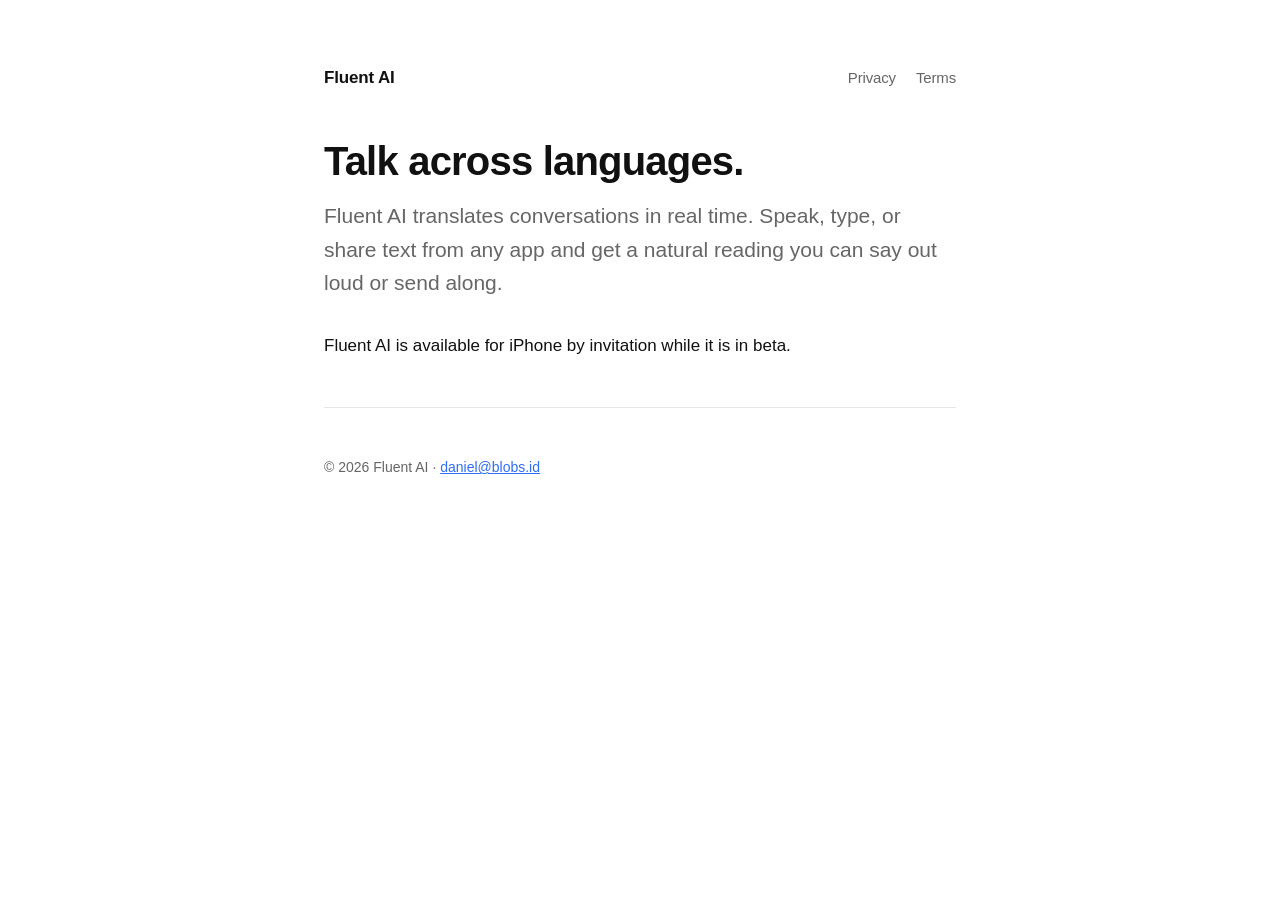
<file: index.html>
<!doctype html><html lang="en"><head><meta charset="utf-8"><meta name="viewport" content="width=device-width,initial-scale=1"><title>Fluent AI</title><link rel="stylesheet" href="/style.css"></head><body><main>
<header><a href="/">Fluent AI</a><nav><a href="/privacy/">Privacy</a><a href="/terms/">Terms</a></nav></header>
<h1>Talk across languages.</h1>
<p class="lede">Fluent AI translates conversations in real time. Speak, type, or share text from any app and get a natural reading you can say out loud or send along.</p>
<p>Fluent AI is available for iPhone by invitation while it is in beta.</p>
<hr><footer>© 2026 Fluent AI · <a href="mailto:daniel@blobs.id">daniel@blobs.id</a></footer>
</main></body></html>
</file>
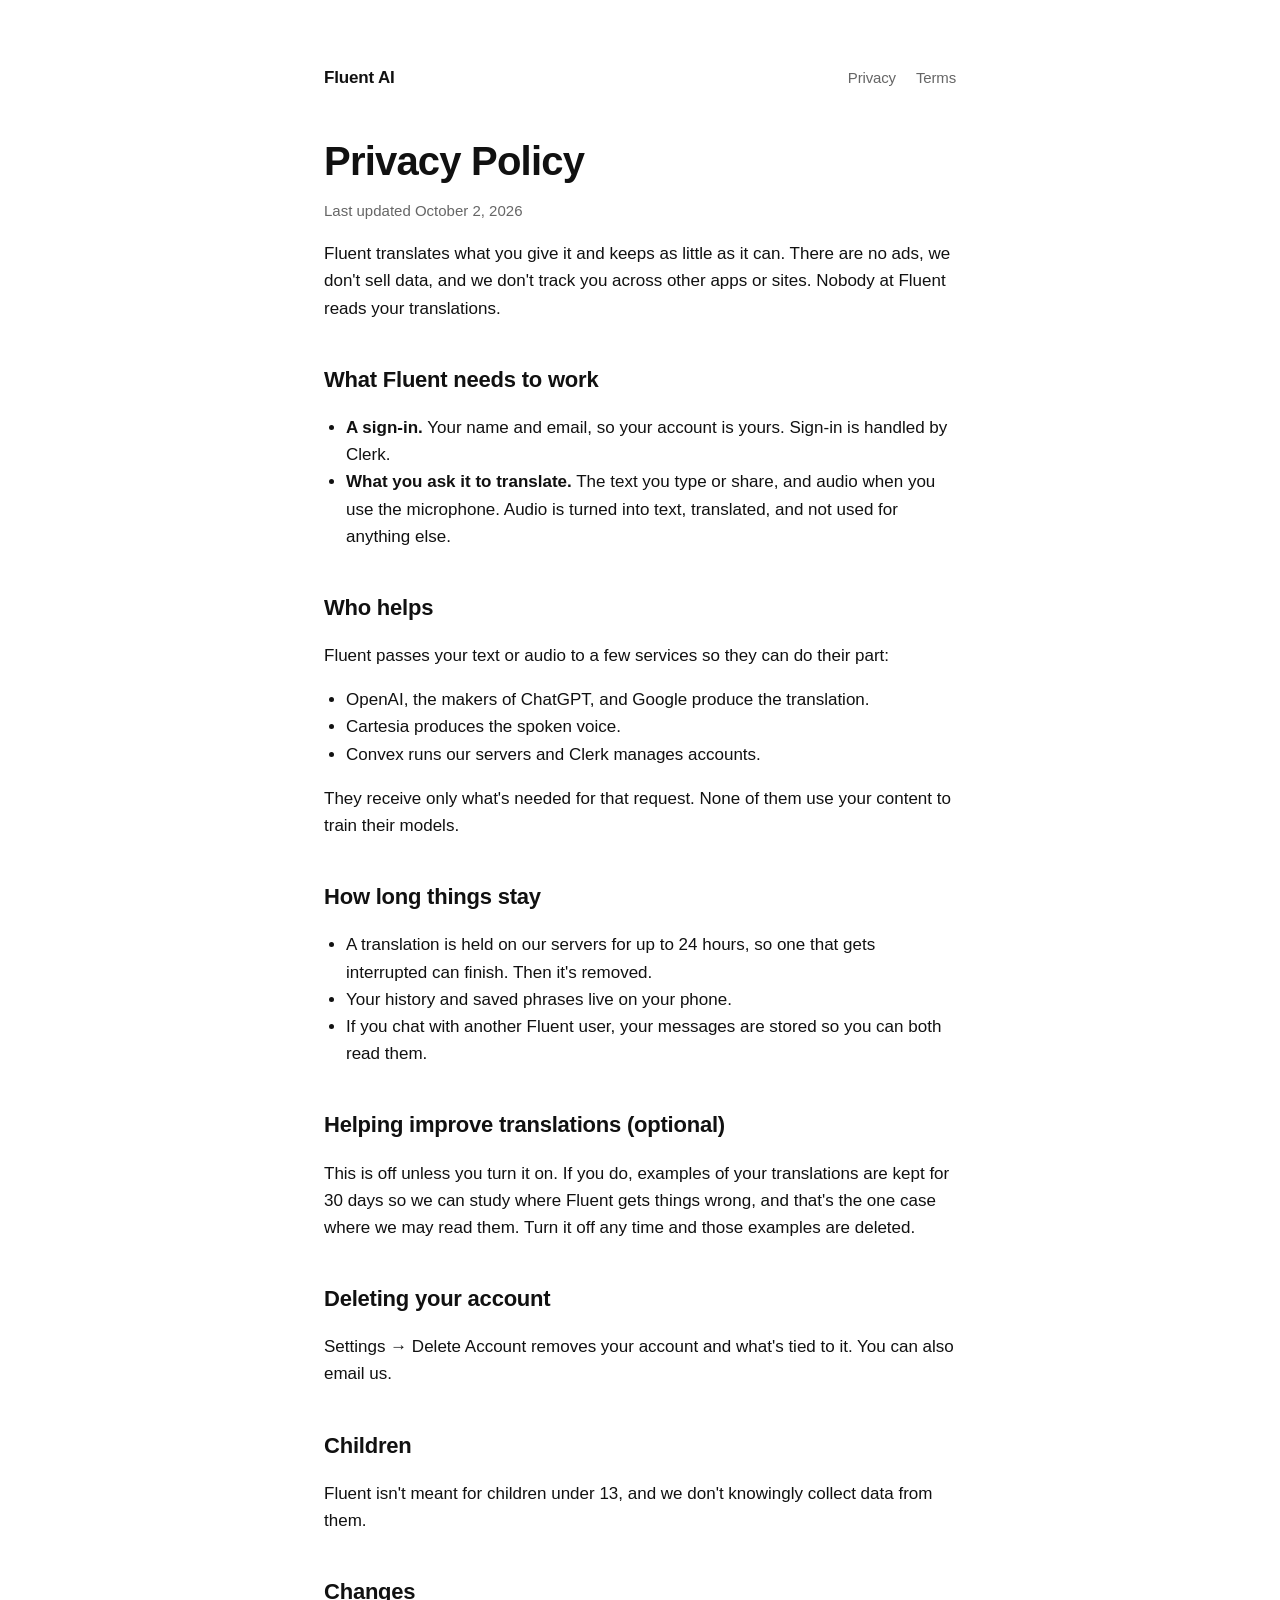
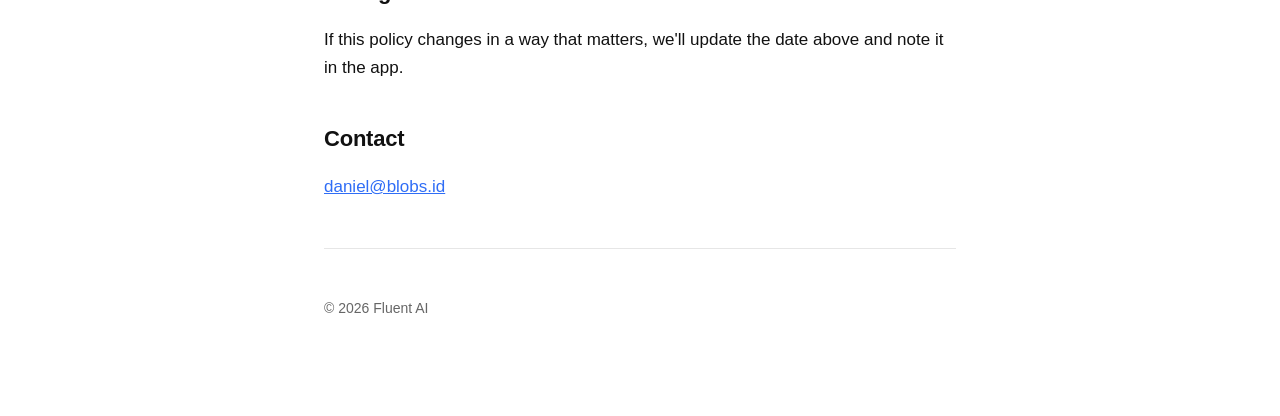
<file: privacy/index.html>
<!doctype html><html lang="en"><head><meta charset="utf-8"><meta name="viewport" content="width=device-width,initial-scale=1"><title>Privacy Policy · Fluent AI</title><link rel="stylesheet" href="/style.css"></head><body><main>
<header><a href="/">Fluent AI</a><nav><a href="/privacy/">Privacy</a><a href="/terms/">Terms</a></nav></header>
<h1>Privacy Policy</h1>
<p class="muted">Last updated October 2, 2026</p>
<p>Fluent translates what you give it and keeps as little as it can. There are no ads, we don't sell data, and we don't track you across other apps or sites. Nobody at Fluent reads your translations.</p>
<h2>What Fluent needs to work</h2>
<ul>
<li><strong>A sign-in.</strong> Your name and email, so your account is yours. Sign-in is handled by Clerk.</li>
<li><strong>What you ask it to translate.</strong> The text you type or share, and audio when you use the microphone. Audio is turned into text, translated, and not used for anything else.</li>
</ul>
<h2>Who helps</h2>
<p>Fluent passes your text or audio to a few services so they can do their part:</p>
<ul>
<li>OpenAI, the makers of ChatGPT, and Google produce the translation.</li>
<li>Cartesia produces the spoken voice.</li>
<li>Convex runs our servers and Clerk manages accounts.</li>
</ul>
<p>They receive only what's needed for that request. None of them use your content to train their models.</p>
<h2>How long things stay</h2>
<ul>
<li>A translation is held on our servers for up to 24 hours, so one that gets interrupted can finish. Then it's removed.</li>
<li>Your history and saved phrases live on your phone.</li>
<li>If you chat with another Fluent user, your messages are stored so you can both read them.</li>
</ul>
<h2>Helping improve translations (optional)</h2>
<p>This is off unless you turn it on. If you do, examples of your translations are kept for 30 days so we can study where Fluent gets things wrong, and that's the one case where we may read them. Turn it off any time and those examples are deleted.</p>
<h2>Deleting your account</h2>
<p>Settings → Delete Account removes your account and what's tied to it. You can also email us.</p>
<h2>Children</h2>
<p>Fluent isn't meant for children under 13, and we don't knowingly collect data from them.</p>
<h2>Changes</h2>
<p>If this policy changes in a way that matters, we'll update the date above and note it in the app.</p>
<h2>Contact</h2>
<p><a href="mailto:daniel@blobs.id">daniel@blobs.id</a></p>
<hr><footer>© 2026 Fluent AI</footer>
</main></body></html>
</file>
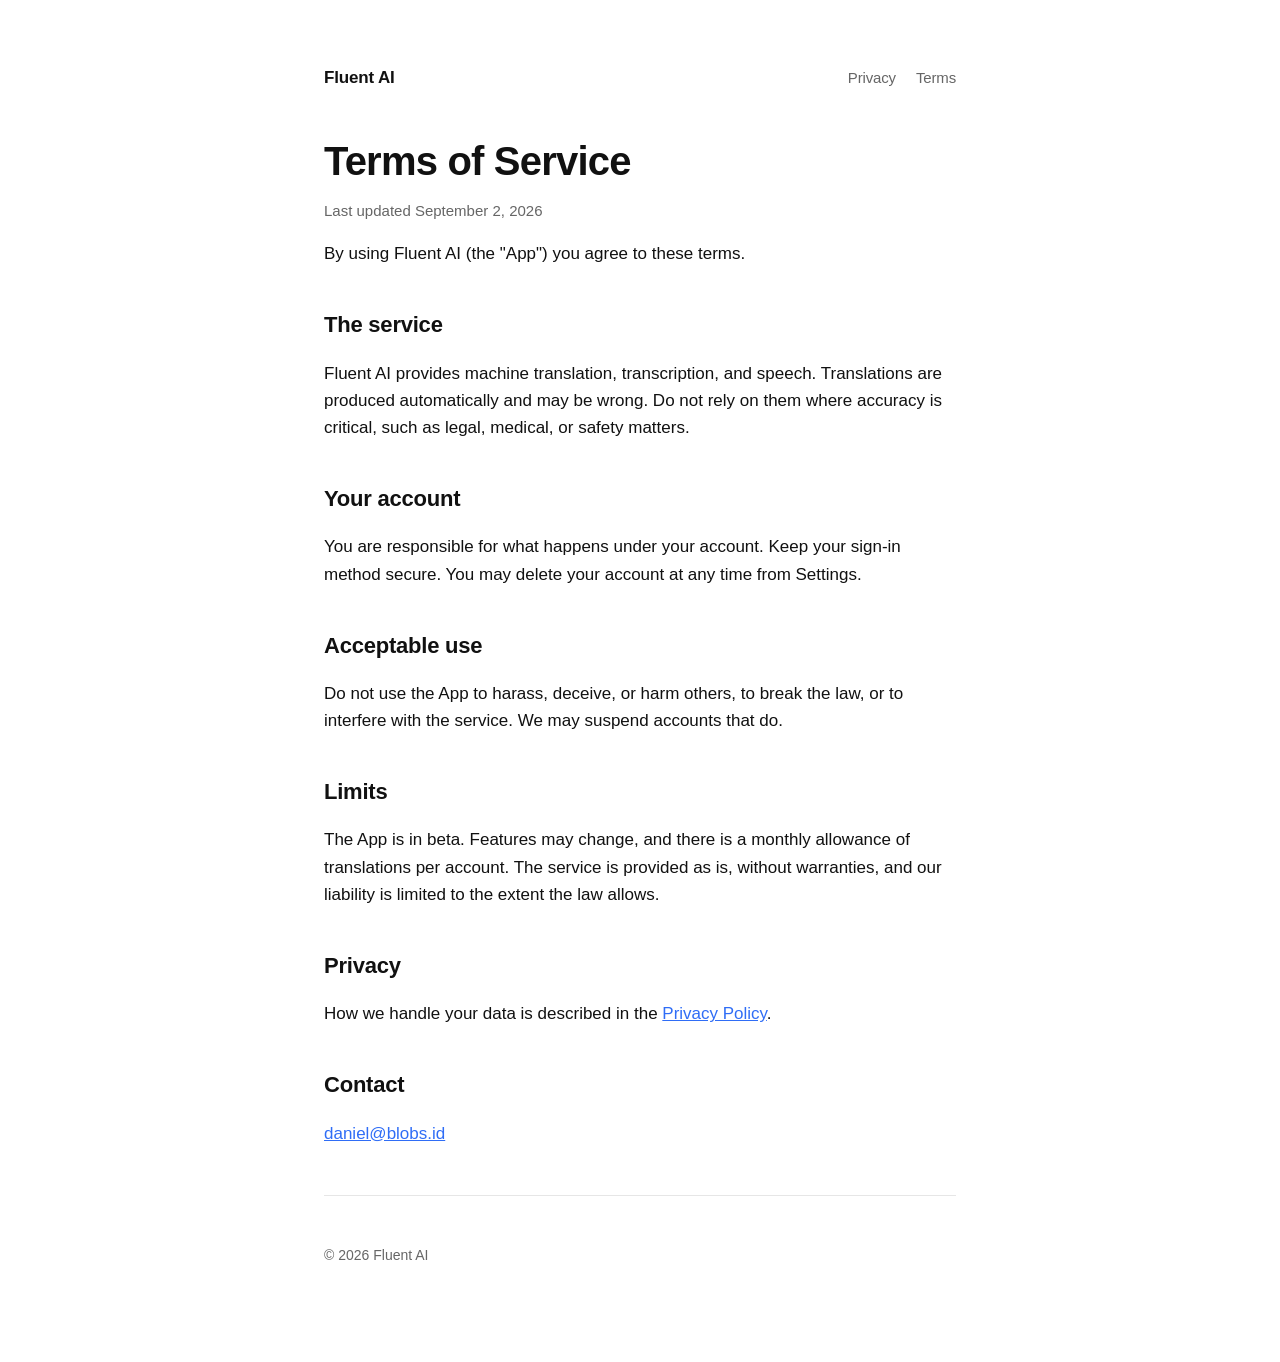
<file: terms/index.html>
<!doctype html><html lang="en"><head><meta charset="utf-8"><meta name="viewport" content="width=device-width,initial-scale=1"><title>Terms of Service · Fluent AI</title><link rel="stylesheet" href="/style.css"></head><body><main>
<header><a href="/">Fluent AI</a><nav><a href="/privacy/">Privacy</a><a href="/terms/">Terms</a></nav></header>
<h1>Terms of Service</h1>
<p class="muted">Last updated September 2, 2026</p>
<p>By using Fluent AI (the "App") you agree to these terms.</p>
<h2>The service</h2>
<p>Fluent AI provides machine translation, transcription, and speech. Translations are produced automatically and may be wrong. Do not rely on them where accuracy is critical, such as legal, medical, or safety matters.</p>
<h2>Your account</h2>
<p>You are responsible for what happens under your account. Keep your sign-in method secure. You may delete your account at any time from Settings.</p>
<h2>Acceptable use</h2>
<p>Do not use the App to harass, deceive, or harm others, to break the law, or to interfere with the service. We may suspend accounts that do.</p>
<h2>Limits</h2>
<p>The App is in beta. Features may change, and there is a monthly allowance of translations per account. The service is provided as is, without warranties, and our liability is limited to the extent the law allows.</p>
<h2>Privacy</h2>
<p>How we handle your data is described in the <a href="/privacy/">Privacy Policy</a>.</p>
<h2>Contact</h2>
<p><a href="mailto:daniel@blobs.id">daniel@blobs.id</a></p>
<hr><footer>© 2026 Fluent AI</footer>
</main></body></html>
</file>
<file: style.css>
:root{color-scheme:light dark;--bg:#fff;--fg:#111;--muted:#666;--accent:#2f6df6;--rule:#e6e6e6}
@media(prefers-color-scheme:dark){:root{--bg:#0f0f10;--fg:#f2f2f2;--muted:#9a9a9a;--rule:#2a2a2a}}
*{box-sizing:border-box}body{margin:0;background:var(--bg);color:var(--fg);font:17px/1.6 -apple-system,BlinkMacSystemFont,"SF Pro Text","Helvetica Neue",Helvetica,Arial,sans-serif}
main{max-width:680px;margin:0 auto;padding:64px 24px 96px}
header{display:flex;align-items:center;gap:12px;margin-bottom:48px}header a{color:inherit;text-decoration:none;font-weight:600;letter-spacing:-.01em}
header nav{margin-left:auto;display:flex;gap:20px}header nav a{color:var(--muted);font-weight:500;font-size:15px}
h1{font-size:40px;line-height:1.1;letter-spacing:-.02em;margin:0 0 16px}h2{font-size:22px;margin:40px 0 8px;letter-spacing:-.01em}
p,li{color:var(--fg)}.lede{font-size:21px;color:var(--muted);margin:0 0 32px}
.muted{color:var(--muted);font-size:15px}a{color:var(--accent)}
hr{border:0;border-top:1px solid var(--rule);margin:48px 0}footer{color:var(--muted);font-size:14px}
ul{padding-left:22px}
</file>
